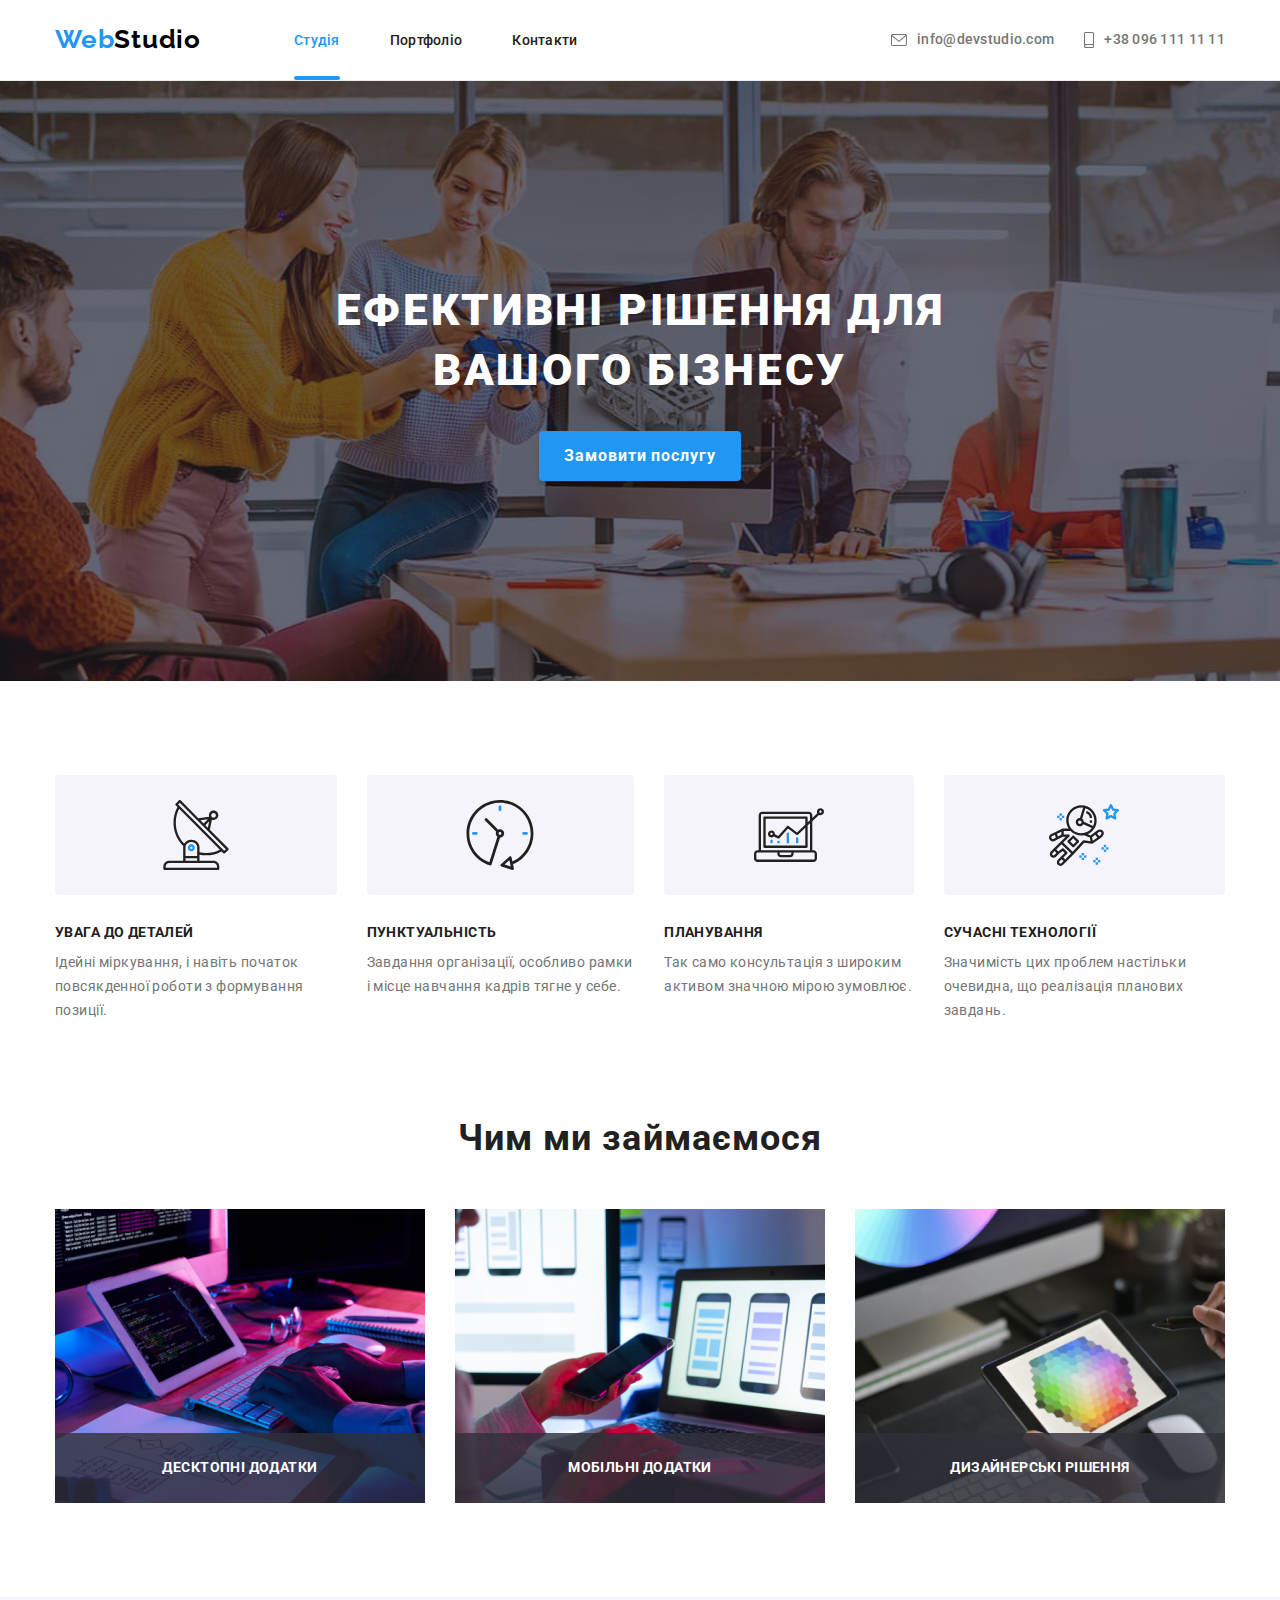
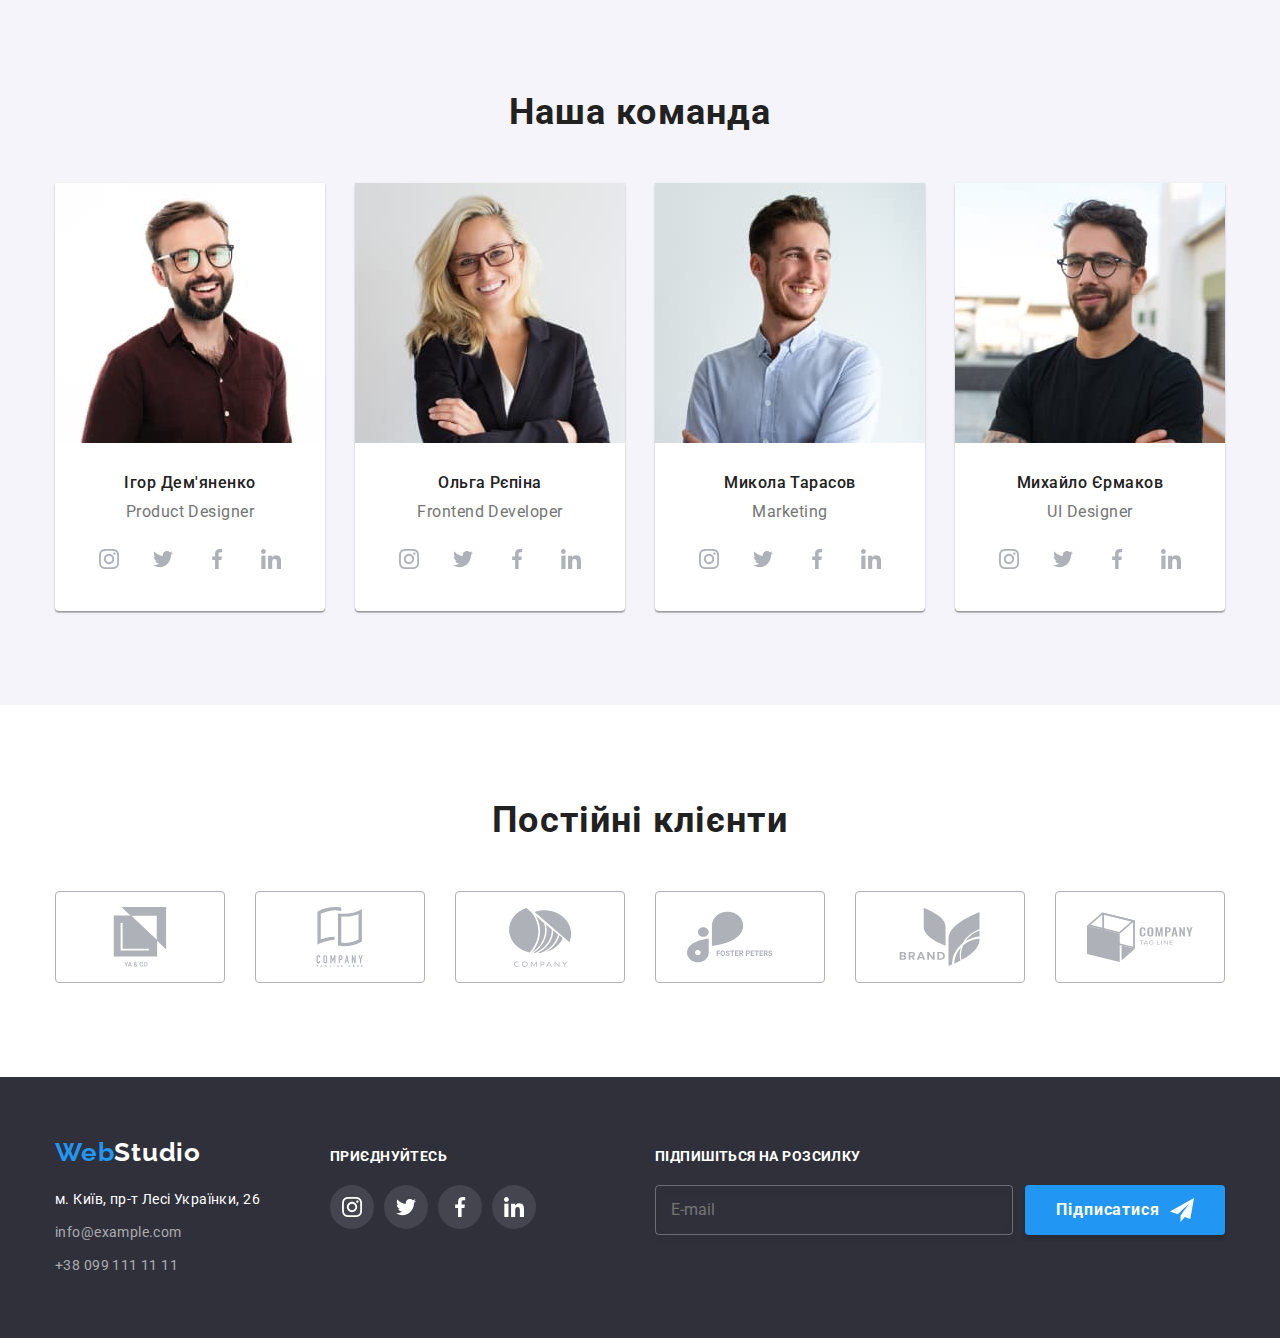
<file: index.html>
<!DOCTYPE html>
<html lang="uk">
  <head>
    <meta charset="UTF-8" />
    <meta http-equiv="X-UA-Compatible" content="IE=edge" />
    <meta name="viewport" content="width=device-width, initial-scale=1.0" />
    <title>WebStudio</title>
    <link rel="preconnect" href="https://fonts.googleapis.com" />
    <link rel="preconnect" href="https://fonts.gstatic.com" crossorigin />
    <link
      href="https://fonts.googleapis.com/css2?family=Raleway:wght@700&family=Roboto:wght@400;500;700;900&display=swap"
      rel="stylesheet"
    />
    <link
      rel="stylesheet"
      href="https://cdnjs.cloudflare.com/ajax/libs/modern-normalize/1.1.0/modern-normalize.min.css"
    />
    <link rel="stylesheet" href="./css/main.min.css" />
  </head>

  <body>
    <!--HEADER-->
    <header class="page-header">
      <div class="container page-header__container">
        <a href="./index.html" lang="en" class="logo logo_position link"
          >Web<span class="logo_theme-light">Studio</span>
        </a>
        <button type="button" class="mobile-menu_open" data-menu-open>
          <svg class="mobile-menu__icon" width="24" height="16">
            <use href="./image/icon/burger-icon.svg#burger-icon"></use>
          </svg>
        </button>
        <nav class="navigation">
          <ul class="nav-menu list">
            <li class="nav-menu__item">
              <a
                href="./index.html"
                class="nav-menu__link nav-menu__link_active link"
                >Студія</a
              >
            </li>
            <li class="nav-menu__item">
              <a href="./portfolio.html" class="nav-menu__link link"
                >Портфоліо</a
              >
            </li>
            <li class="nav-menu__item">
              <a href="" class="nav-menu__link link">Контакти</a>
            </li>
          </ul>
        </nav>
        <ul class="contact list">
          <li class="contact__item">
            <a href="mailto:info@devstudio.com" class="contact__mail link">
              <svg class="contact__icon" width="16" height="12">
                <use href="./image/icon/sprites.svg#icon-envelope"></use></svg
              >info@devstudio.com</a
            >
          </li>
          <li class="contact__item">
            <a href="tel:+380961111111" class="contact__phone link">
              <svg class="contact__icon" width="10" height="16">
                <use href="./image/icon/sprites.svg#icon-smartphone"></use>
              </svg>
              +38 096 111 11 11
            </a>
          </li>
        </ul>
      </div>
      <div class="mobile-menu" data-menu>
        <div class="container mobile-menu__container">
          <button type="button" class="mobile-menu_close" data-menu-close>
            <svg width="19" height="19">
              <use href="./image/icon/sprites.svg#icon-close"></use>
            </svg>
          </button>
          <nav class="navigation">
            <ul class="nav-menu list">
              <li class="nav-menu__item">
                <a
                  href="./index.html"
                  class="nav-menu__link nav-menu__link_active link"
                  >Студія</a
                >
              </li>
              <li class="nav-menu__item">
                <a href="./portfolio.html" class="nav-menu__link link"
                  >Портфоліо</a
                >
              </li>
              <li class="nav-menu__item">
                <a href="" class="nav-menu__link link">Контакти</a>
              </li>
            </ul>
          </nav>
          <ul class="contact list">
            <li class="contact__item">
              <a href="tel:+380961111111" class="contact__phone link">
                <svg class="contact__icon" width="10" height="16">
                  <use href="./image/icon/sprites.svg#icon-smartphone"></use>
                </svg>
                +38 096 111 11 11
              </a>
            </li>
            <li class="contact__item">
              <a href="mailto:info@devstudio.com" class="contact__mail link">
                <svg class="contact__icon" width="16" height="12">
                  <use href="./image/icon/sprites.svg#icon-envelope"></use></svg
                >info@devstudio.com</a
              >
            </li>
          </ul>
          <ul class="mobile-social list">
            <li class="mobile-social__item">
              <a href="" class="mobile-social__link link">Instagram</a>
            </li>
            <li class="mobile-social__item">
              <a href="" class="mobile-social__link link">Twitter</a>
            </li>
            <li class="mobile-social__item">
              <a href="" class="mobile-social__link link">Facebook</a>
            </li>
            <li class="mobile-social__item">
              <a href="" class="mobile-social__link link">LinkedIn</a>
            </li>
          </ul>
        </div>
      </div>
    </header>
    <main>
      <!--HERO-->
      <section class="hero section">
        <div class="container">
          <h1 class="hero__title">Ефективні рішення для вашого бізнесу</h1>
          <button type="button" class="btn" data-modal-open>
            Замовити послугу
          </button>
        </div>
      </section>
      <!--Преимущества компании -->
      <section class="section">
        <div class="container">
          <h2 class="hidden-title">--Hidden--Преимущества компании-----</h2>
          <ul class="advantage list">
            <li class="advantage__item">
              <div class="advantage__block">
                <svg class="advantage__icon">
                  <use href="./image/icon/sprites.svg#icon-antenna"></use>
                </svg>
              </div>
              <h3 class="advantage__title">УВАГА ДО ДЕТАЛЕЙ</h3>
              <p class="advantage__text">
                Ідейні міркування, і навіть початок повсякденної роботи з
                формування позиції.
              </p>
            </li>
            <li class="advantage__item">
              <div class="advantage__block">
                <svg class="advantage__icon">
                  <use href="./image/icon/sprites.svg#icon-clock"></use>
                </svg>
              </div>
              <h3 class="advantage__title">ПУНКТУАЛЬНІСТЬ</h3>
              <p class="advantage__text">
                Завдання організації, особливо рамки і місце навчання кадрів
                тягне у себе.
              </p>
            </li>
            <li class="advantage__item">
              <div class="advantage__block">
                <svg class="advantage__icon">
                  <use href="./image/icon/sprites.svg#icon-diagram"></use>
                </svg>
              </div>
              <h3 class="advantage__title">ПЛАНУВАННЯ</h3>
              <p class="advantage__text">
                Так само консультація з широким активом значною мірою зумовлює.
              </p>
            </li>
            <li class="advantage__item">
              <div class="advantage__block">
                <svg class="advantage__icon">
                  <use href="./image/icon/sprites.svg#icon-astronaut"></use>
                </svg>
              </div>
              <h3 class="advantage__title">СУЧАСНІ ТЕХНОЛОГІЇ</h3>
              <p class="advantage__text">
                Значимість цих проблем настільки очевидна, що реалізація
                планових завдань.
              </p>
            </li>
          </ul>
        </div>
      </section>
      <!--Чем занимаемся -->
      <section class="section making_none">
        <div class="container">
          <h2 class="section__title">Чим ми займаємося</h2>
          <ul class="making list">
            <li class="making__item">
              <img
                srcset="
                  ./image/making/desctop-apps.jpg    1x,
                  ./image/making/desctop-apps@2x.jpg 2x,
                  ./image/making/desctop-apps@3x.jpg 3x
                "
                src="./image/making/desctop-apps.jpg"
                alt="written-code"
              />
              <p class="making__inform">Десктопні додатки</p>
            </li>
            <li class="making__item">
              <img
                srcset="
                  ./image/making/mobile-apps.jpg    1x,
                  ./image/making/mobile-apps@2x.jpg 2x,
                  ./image/making/mobile-apps@3x.jpg 3x
                "
                src="./image/making/mobile-apps.jpg"
                alt="notebook-phone"
              />
              <p class="making__inform">Мобільні додатки</p>
            </li>
            <li class="making__item">
              <img
                srcset="
                  ./image/making/design.jpg    1x,
                  ./image/making/design@2x.jpg 2x,
                  ./image/making/design@3x.jpg 3x
                "
                src="./image/making/design.jpg"
                alt="graphics-tablet"
              />
              <p class="making__inform">Дизайнерські рішення</p>
            </li>
          </ul>
        </div>
      </section>
      <!--Наша команда-->
      <section class="section section_theme-dark">
        <div class="container">
          <h2 class="section__title">Наша команда</h2>
          <ul class="employee list">
            <li class="employee__item">
              <picture>
                <source
                  srcset="
                    ./image/employees/optimaze-desctop/desctop-igor.jpg    1x,
                    ./image/employees/optimaze-desctop/desctop-igor@2x.jpg 2x,
                    ./image/employees/optimaze-desctop/desctop-igor@3x.jpg 3x
                  "
                  media="(min-width: 1200px)"
                />
                <source
                  srcset="
                    ./image/employees/optimaze-tablet/tablet-igor.jpg    1x,
                    ./image/employees/optimaze-tablet/tablet-igor@2x.jpg 2x,
                    ./image/employees/optimaze-tablet/tablet-igor@3x.jpg 3x
                  "
                  media="(min-width: 768px)"
                />
                <source
                  srcset="
                    ./image/employees/optimaze-mobile/mobile-igor.jpg    1x,
                    ./image/employees/optimaze-mobile/mobile-igor@2x.jpg 2x,
                    ./image/employees/optimaze-mobile/mobile-igor@3x.jpg 3x
                  "
                  media="(max-width: 767px)"
                />
                <img
                  class="employee__photo"
                  src="./image/employees/optimaze-mobile/mobile-igor.jpg"
                  alt="photo-card1-igor"
                />
              </picture>
              <div class="employee__content">
                <h3 class="employee__name">Ігор Дем'яненко</h3>
                <p lang="en" class="employee__profesion">Product Designer</p>
                <ul class="list social">
                  <li class="employee-social">
                    <a href="" class="social__link social__link_employee-theme">
                      <svg class="social__icon">
                        <use
                          href="./image/icon/sprites.svg#icon-instagram"
                        ></use>
                      </svg>
                    </a>
                  </li>
                  <li class="employee-social">
                    <a href="" class="social__link social__link_employee-theme">
                      <svg class="social__icon">
                        <use href="./image/icon/sprites.svg#icon-twitter"></use>
                      </svg>
                    </a>
                  </li>
                  <li class="employee-social">
                    <a href="" class="social__link social__link_employee-theme">
                      <svg class="social__icon">
                        <use
                          href="./image/icon/sprites.svg#icon-facebook"
                        ></use>
                      </svg>
                    </a>
                  </li>
                  <li class="employee-social">
                    <a href="" class="social__link social__link_employee-theme">
                      <svg class="social__icon">
                        <use
                          href="./image/icon/sprites.svg#icon-linkedin"
                        ></use>
                      </svg>
                    </a>
                  </li>
                </ul>
              </div>
            </li>
            <li class="employee__item">
              <picture>
                <source
                  srcset="
                    ./image/employees/optimaze-desctop/desctop-olga.jpg    1x,
                    ./image/employees/optimaze-desctop/desctop-olga@2x.jpg 2x,
                    ./image/employees/optimaze-desctop/desctop-olga@3x.jpg 3x
                  "
                  media="(min-width: 1200px)"
                />
                <source
                  srcset="
                    ./image/employees/optimaze-tablet/tablet-olga.jpg    1x,
                    ./image/employees/optimaze-tablet/tablet-olga@2x.jpg 2x,
                    ./image/employees/optimaze-tablet/tablet-olga@3x.jpg 3x
                  "
                  media="(min-width: 768px)"
                />
                <source
                  srcset="
                    ./image/employees/optimaze-mobile/mobile-olga.jpg    1x,
                    ./image/employees/optimaze-mobile/mobile-olga@2x.jpg 2x,
                    ./image/employees/optimaze-mobile/mobile-olga@3x.jpg 3x
                  "
                  media="(max-width: 767px)"
                />
                <img
                  class="employee__photo"
                  src="./image/employees/optimaze-mobile/mobile-olga.jpg"
                  alt="photo-card-olga"
                />
              </picture>
              <div class="employee__content">
                <h3 class="employee__name">Ольга Рєпіна</h3>
                <p lang="en" class="employee__profesion">Frontend Developer</p>
                <ul class="list social">
                  <li class="employee-social">
                    <a href="" class="social__link social__link_employee-theme">
                      <svg class="social__icon">
                        <use
                          href="./image/icon/sprites.svg#icon-instagram"
                        ></use>
                      </svg>
                    </a>
                  </li>
                  <li class="employee-social">
                    <a href="" class="social__link social__link_employee-theme">
                      <svg class="social__icon">
                        <use href="./image/icon/sprites.svg#icon-twitter"></use>
                      </svg>
                    </a>
                  </li>
                  <li class="employee-social">
                    <a href="" class="social__link social__link_employee-theme">
                      <svg class="social__icon">
                        <use
                          href="./image/icon/sprites.svg#icon-facebook"
                        ></use>
                      </svg>
                    </a>
                  </li>
                  <li class="employee-social">
                    <a href="" class="social__link social__link_employee-theme">
                      <svg class="social__icon">
                        <use
                          href="./image/icon/sprites.svg#icon-linkedin"
                        ></use>
                      </svg>
                    </a>
                  </li>
                </ul>
              </div>
            </li>
            <li class="employee__item">
              <picture>
                <source
                  srcset="
                    ./image/employees/optimaze-desctop/desctop-mukola.jpg    1x,
                    ./image/employees/optimaze-desctop/desctop-mukola@2x.jpg 2x,
                    ./image/employees/optimaze-desctop/desctop-mukola@3x.jpg 3x
                  "
                  media="(min-width: 1200px)"
                />
                <source
                  srcset="
                    ./image/employees/optimaze-tablet/tablet-mukola.jpg    1x,
                    ./image/employees/optimaze-tablet/tablet-mukola@2x.jpg 2x,
                    ./image/employees/optimaze-tablet/tablet-mukola@3x.jpg 3x
                  "
                  media="(min-width: 768px)"
                />
                <source
                  srcset="
                    ./image/employees/optimaze-mobile/mobile-mukola.jpg    1x,
                    ./image/employees/optimaze-mobile/mobile-mukola@2x.jpg 2x,
                    ./image/employees/optimaze-mobile/mobile-mukola@3x.jpg 3x
                  "
                  media="(max-width: 767px)"
                />
                <img
                  class="employee__photo"
                  src="./image/employees/optimaze-mobile/mobile-mukola.jpg"
                  alt="photo-card-mukola"
                />
              </picture>
              <div class="employee__content">
                <h3 class="employee__name">Микола Тарасов</h3>
                <p lang="en" class="employee__profesion">Marketing</p>
                <ul class="list social">
                  <li class="employee-social">
                    <a href="" class="social__link social__link_employee-theme">
                      <svg class="social__icon">
                        <use
                          href="./image/icon/sprites.svg#icon-instagram"
                        ></use>
                      </svg>
                    </a>
                  </li>
                  <li class="employee-social">
                    <a href="" class="social__link social__link_employee-theme">
                      <svg class="social__icon">
                        <use href="./image/icon/sprites.svg#icon-twitter"></use>
                      </svg>
                    </a>
                  </li>
                  <li class="employee-social">
                    <a href="" class="social__link social__link_employee-theme">
                      <svg class="social__icon">
                        <use
                          href="./image/icon/sprites.svg#icon-facebook"
                        ></use>
                      </svg>
                    </a>
                  </li>
                  <li class="employee-social">
                    <a href="" class="social__link social__link_employee-theme">
                      <svg class="social__icon">
                        <use
                          href="./image/icon/sprites.svg#icon-linkedin"
                        ></use>
                      </svg>
                    </a>
                  </li>
                </ul>
              </div>
            </li>
            <li class="employee__item">
              <picture>
                <source
                  srcset="
                    ./image/employees/optimaze-desctop/desctop-misha.jpg    1x,
                    ./image/employees/optimaze-desctop/desctop-misha@2x.jpg 2x,
                    ./image/employees/optimaze-desctop/desctop-misha@3x.jpg 3x
                  "
                  media="(min-width: 1200px)"
                />
                <source
                  srcset="
                    ./image/employees/optimaze-tablet/tablet-misha.jpg    1x,
                    ./image/employees/optimaze-tablet/tablet-misha@2x.jpg 2x,
                    ./image/employees/optimaze-tablet/tablet-misha@3x.jpg 3x
                  "
                  media="(min-width: 768px)"
                />
                <source
                  srcset="
                    ./image/employees/optimaze-mobile/mobile-misha.jpg    1x,
                    ./image/employees/optimaze-mobile/mobile-misha@2x.jpg 2x,
                    ./image/employees/optimaze-mobile/mobile-misha@3x.jpg 3x
                  "
                  media="(max-width: 767px)"
                />
                <img
                  class="employee__photo"
                  src="./image/employees/optimaze-mobile/mobile-misha.jpg"
                  alt="photo-сard-mihail"
                />
              </picture>
              <div class="employee__content">
                <h3 class="employee__name">Михайло Єрмаков</h3>
                <p lang="en" class="employee__profesion">UI Designer</p>
                <ul class="list social">
                  <li class="employee-social">
                    <a href="" class="social__link social__link_employee-theme">
                      <svg class="social__icon">
                        <use
                          href="./image/icon/sprites.svg#icon-instagram"
                        ></use>
                      </svg>
                    </a>
                  </li>
                  <li class="employee-social">
                    <a href="" class="social__link social__link_employee-theme">
                      <svg class="social__icon">
                        <use href="./image/icon/sprites.svg#icon-twitter"></use>
                      </svg>
                    </a>
                  </li>
                  <li class="employee-social">
                    <a href="" class="social__link social__link_employee-theme">
                      <svg class="social__icon">
                        <use
                          href="./image/icon/sprites.svg#icon-facebook"
                        ></use>
                      </svg>
                    </a>
                  </li>
                  <li class="employee-social">
                    <a href="" class="social__link social__link_employee-theme">
                      <svg class="social__icon">
                        <use
                          href="./image/icon/sprites.svg#icon-linkedin"
                        ></use>
                      </svg>
                    </a>
                  </li>
                </ul>
              </div>
            </li>
          </ul>
        </div>
      </section>
      <!--Постійні клієнти-->
      <section class="section">
        <div class="container">
          <h2 class="section__title">Постійні клієнти</h2>
          <ul class="client list">
            <li class="client__item">
              <a class="client__link" href="">
                <svg class="client__icon">
                  <use href="./image/icon/sprites.svg#icon-ya-co"></use>
                </svg>
              </a>
            </li>
            <li class="client__item">
              <a class="client__link" href="">
                <svg class="client__icon">
                  <use href="./image/icon/sprites.svg#icon-tagline"></use>
                </svg>
              </a>
            </li>
            <li class="client__item">
              <a class="client__link" href="">
                <svg class="client__icon">
                  <use href="./image/icon/sprites.svg#icon-company"></use>
                </svg>
              </a>
            </li>
            <li class="client__item">
              <a class="client__link" href="">
                <svg class="client__icon">
                  <use href="./image/icon/sprites.svg#icon-foster-peters"></use>
                </svg>
              </a>
            </li>
            <li class="client__item">
              <a class="client__link" href="">
                <svg class="client__icon">
                  <use href="./image/icon/sprites.svg#icon-brand"></use>
                </svg>
              </a>
            </li>
            <li class="client__item">
              <a class="client__link" href="">
                <svg class="client__icon">
                  <use
                    href="./image/icon/sprites.svg#icon-tag-line"
                    width="106"
                    height="60"
                  ></use>
                </svg>
              </a>
            </li>
          </ul>
        </div>
      </section>
    </main>
    <!--Футер-->
    <footer class="footer">
      <div class="container footer__block">
        <div class="footer__block_first">
          <a href="./index.html" lang="en" class="logo footer__logo link"
            >Web<span class="logo_theme-dark">Studio</span></a
          >
          <address class="address">
            <ul class="list">
              <li class="address__item">
                <a
                  href="https://goo.gl/maps/Jku4d1xR5NEidK218"
                  target="_blank"
                  rel="noopener noreferrer"
                  title="Google maps"
                  class="address__map link"
                  >м. Київ, пр-т Лесі Українки, 26</a
                >
              </li>
              <li class="address__item">
                <a href="mailto:info@example.com" class="address__contact link"
                  >info@example.com</a
                >
              </li>
              <li class="address__item">
                <a href="tel:+380991111111" class="address__contact link"
                  >+38 099 111 11 11</a
                >
              </li>
            </ul>
          </address>
        </div>
        <div class="footer__block_second">
          <p class="footer__subtitle">приєднуйтесь</p>
          <ul class="social list">
            <li class="social-item">
              <a href="" class="social__link social__link_footer-theme">
                <svg class="social__icon social__icon_theme-dark">
                  <use href="./image/icon/sprites.svg#icon-instagram"></use>
                </svg>
              </a>
            </li>
            <li class="social-item">
              <a href="" class="social__link social__link_footer-theme">
                <svg class="social__icon social__icon_theme-dark">
                  <use href="./image/icon/sprites.svg#icon-twitter"></use>
                </svg>
              </a>
            </li>
            <li class="social-item">
              <a href="" class="social__link social__link_footer-theme">
                <svg class="social__icon social__icon_theme-dark">
                  <use href="./image/icon/sprites.svg#icon-facebook"></use>
                </svg>
              </a>
            </li>
            <li class="social-item">
              <a href="" class="social__link social__link_footer-theme">
                <svg class="social__icon social__icon_theme-dark">
                  <use href="./image/icon/sprites.svg#icon-linkedin"></use>
                </svg>
              </a>
            </li>
          </ul>
        </div>
        <div class="footer__block_third">
          <p class="footer__subtitle">Підпишіться на розсилку</p>
          <form class="subscribe-form">
            <label for="subscribe-email" class="subscribe-write"
              ><span class="subscribe-write-text">E-mail</span>
              <input
                type="email"
                name="email"
                id="subscribe-email"
                class="subscribe-add-mail"
              />
            </label>
            <button type="submit" class="subscribe-btn">
              Підписатися
              <svg class="subsribe-btn-icon">
                <use href="./image/icon/sprites.svg#icon-send"></use>
              </svg>
            </button>
          </form>
        </div>
      </div>
    </footer>

    <div class="backdrop is-hidden" data-modal>
      <div class="modal">
        <button type="button" class="modal-close-btn" data-modal-close>
          <svg class="modal-close-btn-icon">
            <use href="./image/icon/sprites.svg#icon-close"></use>
          </svg>
        </button>
        <form class="modal-form" autocomplete="off">
          <p class="modal-title">Залиште свої дані, ми вам передзвонимо</p>
          <label for="user_name" class="caption-form">Ім'я</label>
          <div class="caption-form-write">
            <input
              type="text"
              name="user_name"
              id="user_name"
              class="caption-form-input"
              pattern="[a-zA-Zа-яА-ЯіІїЇ]+"
              minlength="2"
              required
            />
            <svg class="modal-form-icon">
              <use href="./image/icon/sprites.svg#icon-person"></use>
            </svg>
          </div>
          <label for="user-phone" class="caption-form">Телефон</label>
          <div class="caption-form-write">
            <input
              type="tel"
              name="user_phone"
              id="user-phone"
              class="caption-form-input"
              pattern="[0-9]+"
              required
            />
            <svg class="modal-form-icon">
              <use href="./image/icon/sprites.svg#icon-phone"></use>
            </svg>
          </div>
          <label for="user-email" class="caption-form">Пошта</label>
          <div class="caption-form-write">
            <input
              type="email"
              name="user_email"
              id="user-email"
              class="caption-form-input"
              required
            />
            <svg class="modal-form-icon">
              <use href="./image/icon/sprites.svg#icon-dark-mail"></use>
            </svg>
          </div>
          <label for="user-comment" class="caption-form">Коментар</label>
          <textarea
            name="user_comment"
            id="user-comment"
            placeholder="Введіть текст"
            class="caption-form-comment"
          ></textarea>
          <input
            type="checkbox"
            name="agree_license"
            id="agree-license"
            class="modal-form-check hidden-title"
            required
          />
          <label for="agree-license" class="agreed-license"
            >Погоджуюся з розсилкою та приймаю&nbsp;
            <a href="" class="agreed-license__link link">Умови договору</a>
          </label>
          <button type="submit" class="modal-send-btn">Відправити</button>
        </form>
      </div>
    </div>

    <script src="./js/modal.js"></script>
    <script src="./js/mobile-menu.js"></script>
  </body>
</html>
</file>
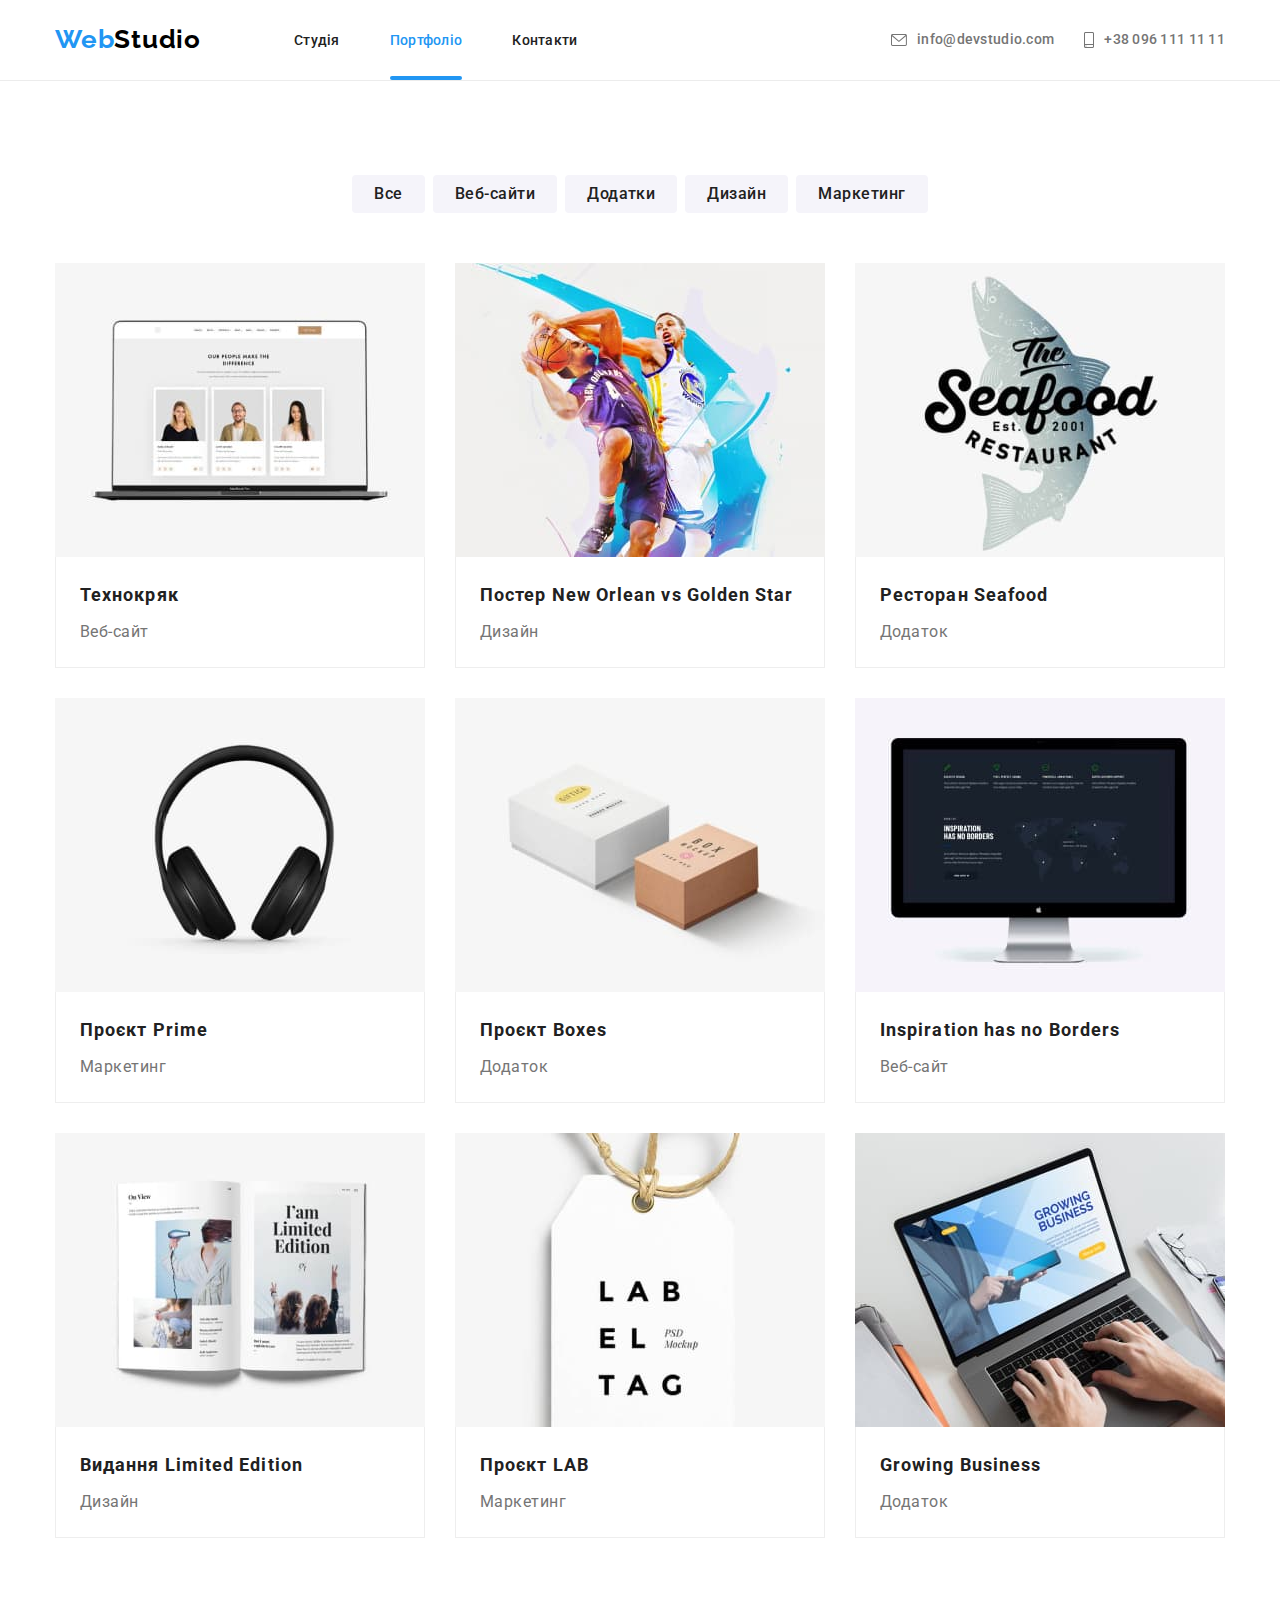
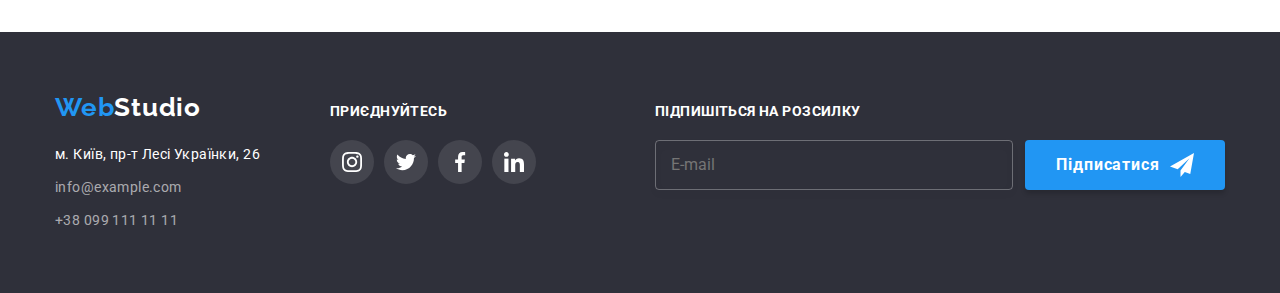
<file: portfolio.html>
<!DOCTYPE html>
<html lang="uk">
  <head>
    <meta charset="UTF-8" />
    <meta http-equiv="X-UA-Compatible" content="IE=edge" />
    <meta name="viewport" content="width=device-width, initial-scale=1.0" />
    <title>WebStudio-Portfolio</title>
    <link rel="preconnect" href="https://fonts.googleapis.com" />
    <link rel="preconnect" href="https://fonts.gstatic.com" crossorigin />
    <link
      href="https://fonts.googleapis.com/css2?family=Raleway:wght@700&family=Roboto:wght@400;500;700;900&display=swap"
      rel="stylesheet"
    />
    <link
      rel="stylesheet"
      href="https://cdnjs.cloudflare.com/ajax/libs/modern-normalize/1.1.0/modern-normalize.min.css"
    />
    <link rel="stylesheet" href="./css/main.min.css" />
  </head>
  <body>
    <!--хедер-->
    <header class="page-header">
      <div class="container page-header__container">
        <a href="./index.html" lang="en" class="logo logo_position link"
          >Web<span class="logo_theme-light">Studio</span>
        </a>
        <button type="button" class="mobile-menu_open" data-menu-open>
          <svg class="mobile-menu__icon" width="24" height="16">
            <use href="./image/icon/burger-icon.svg#burger-icon"></use>
          </svg>
        </button>
        <nav class="navigation">
          <ul class="nav-menu list">
            <li class="nav-menu__item">
              <a href="./index.html" class="nav-menu__link link">Студія</a>
            </li>
            <li class="nav-menu__item">
              <a
                href="./portfolio.html"
                class="nav-menu__link nav-menu__link_active link"
                >Портфоліо</a
              >
            </li>
            <li class="nav-menu__item">
              <a href="" class="nav-menu__link link">Контакти</a>
            </li>
          </ul>
        </nav>
        <ul class="contact list">
          <li class="contact__item">
            <a href="mailto:info@devstudio.com" class="contact__mail link">
              <svg class="contact__icon" width="16" height="12">
                <use href="./image/icon/sprites.svg#icon-envelope"></use></svg
              >info@devstudio.com</a
            >
          </li>
          <li class="contact__item">
            <a href="tel:+380961111111" class="contact__phone link">
              <svg class="contact__icon" width="10" height="16">
                <use href="./image/icon/sprites.svg#icon-smartphone"></use>
              </svg>
              +38 096 111 11 11
            </a>
          </li>
        </ul>
      </div>
      <div class="mobile-menu" data-menu>
        <div class="container mobile-menu__container">
          <button type="button" class="mobile-menu_close" data-menu-close>
            <svg width="19" height="19">
              <use href="./image/icon/sprites.svg#icon-close"></use>
            </svg>
          </button>
          <nav class="navigation">
            <ul class="nav-menu list">
              <li class="nav-menu__item">
                <a href="./index.html" class="nav-menu__link link">Студія</a>
              </li>
              <li class="nav-menu__item">
                <a
                  href="./portfolio.html"
                  class="nav-menu__link nav-menu__link_active link"
                  >Портфоліо</a
                >
              </li>
              <li class="nav-menu__item">
                <a href="" class="nav-menu__link link">Контакти</a>
              </li>
            </ul>
          </nav>
          <ul class="contact list">
            <li class="contact__item">
              <a href="tel:+380961111111" class="contact__phone link">
                <svg class="contact__icon" width="10" height="16">
                  <use href="./image/icon/sprites.svg#icon-smartphone"></use>
                </svg>
                +38 096 111 11 11
              </a>
            </li>
            <li class="contact__item">
              <a href="mailto:info@devstudio.com" class="contact__mail link">
                <svg class="contact__icon" width="16" height="12">
                  <use href="./image/icon/sprites.svg#icon-envelope"></use></svg
                >info@devstudio.com</a
              >
            </li>
          </ul>
          <ul class="mobile-social list">
            <li class="mobile-social__item">
              <a href="" class="mobile-social__link link">Instagram</a>
            </li>
            <li class="mobile-social__item">
              <a href="" class="mobile-social__link link">Twitter</a>
            </li>
            <li class="mobile-social__item">
              <a href="" class="mobile-social__link link">Facebook</a>
            </li>
            <li class="mobile-social__item">
              <a href="" class="mobile-social__link link">LinkedIn</a>
            </li>
          </ul>
        </div>
      </div>
    </header>
    <main>
      <section class="section">
        <div class="container">
          <h1 class="hidden-title">----Hidden-----Наше Портфолио</h1>
          <!--список фильтров-->
          <ul class="menu-filter list">
            <li class="menu-filter__item">
              <button type="button" class="btn-filter">Все</button>
            </li>
            <li class="menu-filter__item">
              <button type="button" class="btn-filter">Веб-сайти</button>
            </li>
            <li class="menu-filter__item">
              <button type="button" class="btn-filter">Додатки</button>
            </li>
            <li class="menu-filter__item">
              <button type="button" class="btn-filter">Дизайн</button>
            </li>
            <li class="menu-filter__item">
              <button type="button" class="btn-filter">Маркетинг</button>
            </li>
          </ul>
          <!-- перечень работ портфолио -->
          <ul class="list our-works">
            <li class="our-works__item">
              <a href="" class="link our-works__link">
                <div class="our-works__background">
                  <picture class="our-works__img">
                    <source
                      media="(min-width:1200px)"
                      srcset="
                        ./image/portfolio/optimization-desctop/desctop-tehnocrack.jpg    1x,
                        ./image/portfolio/optimization-desctop/desctop-tehnocrack@2x.jpg 2x,
                        ./image/portfolio/optimization-desctop/desctop-tehnocrack@3x.jpg 3x
                      "
                    />
                    <source
                      media="(min-width:768px)"
                      srcset="
                        ./image/portfolio/optimization-tablet/tablet-tehnocrack.jpg    1x,
                        ./image/portfolio/optimization-tablet/tablet-tehnocrack@2x.jpg 2x,
                        ./image/portfolio/optimization-tablet/tablet-tehnocrack@3x.jpg 3x
                      "
                    />
                    <source
                      media="(max-width:767px)"
                      srcset="
                        ./image/portfolio/optimization-mobile/mobile-tehnocrack.jpg    1x,
                        ./image/portfolio/optimization-mobile/mobile-tehnocrack@2x.jpg 2x,
                        ./image/portfolio/optimization-mobile/mobile-tehnocrack@3x.jpg 3x
                      "
                    />
                    <img
                      src="./image/portfolio/optimization-mobile/mobile-tehnocrack.jpg"
                      alt="Технокряк"
                    />
                  </picture>
                  <p class="our-works__about">
                    Ресурс пропонує комплексні пропозиції з різним рівнем
                    функціоналу та сервісів. Все це дозволить відвідувачу
                    отримати вичерпні відомості про компанію чи приватну особу
                  </p>
                </div>
                <div class="our-works__border">
                  <h2 class="our-works__project">Технокряк</h2>
                  <p class="our-works__make">Веб-сайт</p>
                </div>
              </a>
            </li>
            <li class="our-works__item">
              <a href="" class="link our-works__link">
                <div class="our-works__background">
                  <picture class="our-works__img">
                    <source
                      media="(min-width:1200px)"
                      srcset="
                        ./image/portfolio/optimization-desctop/desctop-post-basketbal.jpg    1x,
                        ./image/portfolio/optimization-desctop/desctop-post-basketbal@2x.jpg 2x,
                        ./image/portfolio/optimization-desctop/desctop-post-basketbal@3x.jpg 3x
                      "
                    />
                    <source
                      media="(min-width:768px)"
                      srcset="
                        ./image/portfolio/optimization-tablet/tablet-post-basketbal.jpg    1x,
                        ./image/portfolio/optimization-tablet/tablet-post-basketbal@2x.jpg 2x,
                        ./image/portfolio/optimization-tablet/tablet-post-basketbal@3x.jpg 3x
                      "
                    />
                    <source
                      media="(max-width:767px)"
                      srcset="
                        ./image/portfolio/optimization-mobile/mobile-post-basketbal.jpg    1x,
                        ./image/portfolio/optimization-mobile/mobile-post-basketbal@2x.jpg 2x,
                        ./image/portfolio/optimization-mobile/mobile-post-basketbal@3x.jpg 3x
                      "
                    />
                    <img
                      src="./image/portfolio/optimization-mobile/mobile-post-basketbal.jpg"
                      alt="два баскетболиста"
                    />
                  </picture>
                  <p class="our-works__about">
                    Lorem ipsum dolor sit amet consectetur adipisicing elit.
                    Officiis reiciendis saepe esse, ea repudiandae architecto.
                  </p>
                </div>
                <div class="our-works__border">
                  <h2 class="our-works__project">
                    Постер <span lang="en">New Orlean vs Golden Star</span>
                  </h2>
                  <p class="our-works__make">Дизайн</p>
                </div>
              </a>
            </li>
            <li class="our-works__item">
              <a href="" class="link our-works__link">
                <div class="our-works__background">
                  <picture class="our-works__img">
                    <source
                      media="(min-width:1200px)"
                      srcset="
                        ./image/portfolio/optimization-desctop/desctop-restaurant.jpg    1x,
                        ./image/portfolio/optimization-desctop/desctop-restaurant@2x.jpg 2x,
                        ./image/portfolio/optimization-desctop/desctop-restaurant@3x.jpg 3x
                      "
                    />
                    <source
                      media="(min-width:768px)"
                      srcset="
                        ./image/portfolio/optimization-tablet/tablet-restaurant.jpg    1x,
                        ./image/portfolio/optimization-tablet/tablet-restaurant@2x.jpg 2x,
                        ./image/portfolio/optimization-tablet/tablet-restaurant@3x.jpg 3x
                      "
                    />
                    <source
                      media="(max-width:767px)"
                      srcset="
                        ./image/portfolio/optimization-mobile/mobile-restaurant.jpg    1x,
                        ./image/portfolio/optimization-mobile/mobile-restaurant@2x.jpg 2x,
                        ./image/portfolio/optimization-mobile/mobile-restaurant@3x.jpg 3x
                      "
                    />
                    <img
                      src="./image/portfolio/optimization-mobile/mobile-restaurant.jpg"
                      alt="логотип ресторана"
                    />
                  </picture>
                  <p class="our-works__about">
                    Lorem ipsum dolor sit amet consectetur adipisicing elit.
                    Officiis reiciendis saepe esse, ea repudiandae architecto.
                  </p>
                </div>
                <div class="our-works__border">
                  <h2 class="our-works__project">
                    Ресторан <span lang="en">Seafood</span>
                  </h2>
                  <p class="our-works__make">Додаток</p>
                </div>
              </a>
            </li>
            <li class="our-works__item">
              <a href="" class="link our-works__link">
                <div class="our-works__background">
                  <picture class="our-works__img">
                    <source
                      media="(min-width:1200px)"
                      srcset="
                        ./image/portfolio/optimization-desctop/desctop-prime.jpg    1x,
                        ./image/portfolio/optimization-desctop/desctop-prime@2x.jpg 2x,
                        ./image/portfolio/optimization-desctop/desctop-prime@3x.jpg 3x
                      "
                    />
                    <source
                      media="(min-width:768px)"
                      srcset="
                        ./image/portfolio/optimization-tablet/tablet-prime.jpg    1x,
                        ./image/portfolio/optimization-tablet/tablet-prime@2x.jpg 2x,
                        ./image/portfolio/optimization-tablet/tablet-prime@3x.jpg 3x
                      "
                    />
                    <source
                      media="(max-width:767px)"
                      srcset="
                        ./image/portfolio/optimization-mobile/mobile-prime.jpg    1x,
                        ./image/portfolio/optimization-mobile/mobile-prime@2x.jpg 2x,
                        ./image/portfolio/optimization-mobile/mobile-prime@3x.jpg 3x
                      "
                    />
                    <img
                      src="./image/portfolio/optimization-mobile/mobile-prime.jpg"
                      alt="навушники"
                    />
                  </picture>
                  <p class="our-works__about">
                    Lorem ipsum dolor sit amet consectetur adipisicing elit.
                    Officiis reiciendis saepe esse, ea repudiandae architecto.
                    Totam, possimus nihil et in pariatur praesentium rerum, quam
                    cum, cupiditate modi voluptatibus aperiam a
                  </p>
                </div>
                <div class="our-works__border">
                  <h2 class="our-works__project">
                    Проєкт <span lang="en">Prime</span>
                  </h2>
                  <p class="our-works__make">Маркетинг</p>
                </div>
              </a>
            </li>
            <li class="our-works__item">
              <a href="" class="link our-works__link">
                <div class="our-works__background">
                  <picture class="our-works__img">
                    <source
                      media="(min-width:1200px)"
                      srcset="
                        ./image/portfolio/optimization-desctop/desctop-boxes.jpg    1x,
                        ./image/portfolio/optimization-desctop/desctop-boxes@2x.jpg 2x,
                        ./image/portfolio/optimization-desctop/desctop-boxes@3x.jpg 3x
                      "
                    />
                    <source
                      media="(min-width:768px)"
                      srcset="
                        ./image/portfolio/optimization-tablet/tablet-boxes.jpg    1x,
                        ./image/portfolio/optimization-tablet/tablet-boxes@2x.jpg 2x,
                        ./image/portfolio/optimization-tablet/tablet-boxes@3x.jpg 3x
                      "
                    />
                    <source
                      media="(max-width:767px)"
                      srcset="
                        ./image/portfolio/optimization-mobile/mobile-boxes.jpg    1x,
                        ./image/portfolio/optimization-mobile/mobile-boxes@2x.jpg 2x,
                        ./image/portfolio/optimization-mobile/mobile-boxes@3x.jpg 3x
                      "
                    />
                    <img
                      src="./image/portfolio/optimization-mobile/mobile-boxes.jpg"
                      alt="две коробки"
                    />
                  </picture>
                  <p class="our-works__about">
                    Lorem ipsum dolor sit amet consectetur adipisicing elit.
                    Officiis reiciendis saepe esse, ea repudiandae architecto.
                    Totam, possimus nihil et in pariatur praesentium rerum, quam
                    cum, cupiditate modi voluptatibus aperiam a
                  </p>
                </div>
                <div class="our-works__border">
                  <h2 class="our-works__project">
                    Проєкт <span lang="en">Boxes</span>
                  </h2>
                  <p class="our-works__make">Додаток</p>
                </div>
              </a>
            </li>
            <li class="our-works__item">
              <a href="" class="link our-works__link">
                <div class="our-works__background">
                  <picture class="our-works__img">
                    <source
                      media="(min-width:1200px)"
                      srcset="
                        ./image/portfolio/optimization-desctop/desctop-inspirarion.jpg    1x,
                        ./image/portfolio/optimization-desctop/desctop-inspirarion@2x.jpg 2x,
                        ./image/portfolio/optimization-desctop/desctop-inspirarion@3x.jpg 3x
                      "
                    />
                    <source
                      media="(min-width:768px)"
                      srcset="
                        ./image/portfolio/optimization-tablet/tablet-inspirarion.jpg    1x,
                        ./image/portfolio/optimization-tablet/tablet-inspirarion@2x.jpg 2x,
                        ./image/portfolio/optimization-tablet/tablet-inspirarion@3x.jpg 3x
                      "
                    />
                    <source
                      media="(max-width:767px)"
                      srcset="
                        ./image/portfolio/optimization-mobile/mobile-inspirarion.jpg    1x,
                        ./image/portfolio/optimization-mobile/mobile-inspirarion@2x.jpg 2x,
                        ./image/portfolio/optimization-mobile/mobile-inspirarion@3x.jpg 3x
                      "
                    />
                    <img
                      src="./image/portfolio/optimization-mobile/mobile-inspirarion.jpg"
                      alt="монитор"
                    />
                  </picture>
                  <p class="our-works__about">
                    Lorem ipsum dolor sit amet consectetur adipisicing elit.
                    Officiis reiciendis saepe esse, ea repudiandae architecto.
                    Totam, possimus nihil et in pariatur praesentium rerum, quam
                    cum, cupiditate modi voluptatibus aperiam a
                  </p>
                </div>
                <div class="our-works__border">
                  <h2 lang="en" class="our-works__project">
                    Inspiration has no Borders
                  </h2>
                  <p class="our-works__make">Веб-сайт</p>
                </div>
              </a>
            </li>
            <li class="our-works__item">
              <a href="" class="link our-works__link">
                <div class="our-works__background">
                  <picture class="our-works__img">
                    <source
                      media="(min-width:1200px)"
                      srcset="
                        ./image/portfolio/optimization-desctop/desctop-limited.jpg    1x,
                        ./image/portfolio/optimization-desctop/desctop-limited@2x.jpg 2x,
                        ./image/portfolio/optimization-desctop/desctop-limited@3x.jpg 3x
                      "
                    />
                    <source
                      media="(min-width:768px)"
                      srcset="
                        ./image/portfolio/optimization-tablet/tablet-limited.jpg    1x,
                        ./image/portfolio/optimization-tablet/tablet-limited@2x.jpg 2x,
                        ./image/portfolio/optimization-tablet/tablet-limited@3x.jpg 3x
                      "
                    />
                    <source
                      media="(max-width:767px)"
                      srcset="
                        ./image/portfolio/optimization-mobile/mobile-limited.jpg    1x,
                        ./image/portfolio/optimization-mobile/mobile-limited@2x.jpg 2x,
                        ./image/portfolio/optimization-mobile/mobile-limited@3x.jpg 3x
                      "
                    />
                    <img
                      src="./image/portfolio/optimization-mobile/mobile-limited.jpg"
                      alt="розкрытый журнал"
                    />
                  </picture>
                  <p class="our-works__about">
                    Lorem ipsum dolor sit amet consectetur adipisicing elit.
                    Officiis reiciendis saepe esse, ea repudiandae architecto.
                    Totam, possimus nihil et in pariatur praesentium rerum, quam
                    cum, cupiditate modi voluptatibus aperiam a
                  </p>
                </div>
                <div class="our-works__border">
                  <h2 class="our-works__project">
                    Видання <span lang="en">Limited Edition</span>
                  </h2>
                  <p class="our-works__make">Дизайн</p>
                </div>
              </a>
            </li>
            <li class="our-works__item">
              <a href="" class="link our-works__link">
                <div class="our-works__background">
                  <picture class="our-works__img">
                    <source
                      media="(min-width:1200px)"
                      srcset="
                        ./image/portfolio/optimization-desctop/desctop-label.jpg    1x,
                        ./image/portfolio/optimization-desctop/desctop-label@2x.jpg 2x,
                        ./image/portfolio/optimization-desctop/desctop-label@3x.jpg 3x
                      "
                    />
                    <source
                      media="(min-width:768px)"
                      srcset="
                        ./image/portfolio/optimization-tablet/tablet-label.jpg    1x,
                        ./image/portfolio/optimization-tablet/tablet-label@2x.jpg 2x,
                        ./image/portfolio/optimization-tablet/tablet-label@3x.jpg 3x
                      "
                    />
                    <source
                      media="(max-width:767px)"
                      srcset="
                        ./image/portfolio/optimization-mobile/mobile-label.jpg    1x,
                        ./image/portfolio/optimization-mobile/mobile-label@2x.jpg 2x,
                        ./image/portfolio/optimization-mobile/mobile-label@3x.jpg 3x
                      "
                    />
                    <img
                      src="./image/portfolio/optimization-mobile/mobile-label.jpg"
                      alt="бирка с надписью"
                    />
                  </picture>
                  <p class="our-works__about">
                    Lorem ipsum dolor sit amet consectetur adipisicing elit.
                    Officiis reiciendis saepe esse, ea repudiandae architecto.
                    Totam, possimus nihil et in pariatur praesentium rerum, quam
                    cum, cupiditate modi voluptatibus aperiam a
                  </p>
                </div>
                <div class="our-works__border">
                  <h2 class="our-works__project">
                    Проєкт <span lang="en">LAB</span>
                  </h2>
                  <p class="our-works__make">Маркетинг</p>
                </div>
              </a>
            </li>
            <li class="our-works__item">
              <a href="" class="link our-works__link">
                <div class="our-works__background">
                  <picture class="our-works__img">
                    <source
                      media="(min-width:1200px)"
                      srcset="
                        ./image/portfolio/optimization-desctop/desctop-growing.jpg    1x,
                        ./image/portfolio/optimization-desctop/desctop-growing@2x.jpg 2x,
                        ./image/portfolio/optimization-desctop/desctop-growing@3x.jpg 3x
                      "
                    />
                    <source
                      media="(min-width:768px)"
                      srcset="
                        ./image/portfolio/optimization-tablet/tablet-growing.jpg    1x,
                        ./image/portfolio/optimization-tablet/tablet-growing@2x.jpg 2x,
                        ./image/portfolio/optimization-tablet/tablet-growing@3x.jpg 3x
                      "
                    />
                    <source
                      media="(max-width:767px)"
                      srcset="
                        ./image/portfolio/optimization-mobile/mobile-growing.jpg    1x,
                        ./image/portfolio/optimization-mobile/mobile-growing@2x.jpg 2x,
                        ./image/portfolio/optimization-mobile/mobile-growing@3x.jpg 3x
                      "
                    />
                    <img
                      src="./image/portfolio/optimization-mobile/mobile-growing.jpg"
                      alt="ноутбук в роботе"
                    />
                  </picture>
                  <p class="our-works__about">
                    Lorem ipsum dolor sit amet consectetur adipisicing elit.
                    Officiis reiciendis saepe esse, ea repudiandae architecto.
                    Totam, possimus nihil et in pariatur praesentium rerum, quam
                    cum, cupiditate modi voluptatibus aperiam
                  </p>
                </div>
                <div class="our-works__border">
                  <h2 lang="en" class="our-works__project">Growing Business</h2>
                  <p class="our-works__make">Додаток</p>
                </div></a
              >
            </li>
          </ul>
        </div>
      </section>
    </main>
    <!-- Футер -->
    <footer class="footer">
      <div class="container footer__block">
        <div class="footer__block_first">
          <a href="./index.html" lang="en" class="logo footer__logo link"
            >Web<span class="logo_theme-dark">Studio</span></a
          >
          <address class="address">
            <ul class="list">
              <li class="address__item">
                <a
                  href="https://goo.gl/maps/Jku4d1xR5NEidK218"
                  target="_blank"
                  rel="noopener noreferrer"
                  title="Google maps"
                  class="address__map link"
                  >м. Київ, пр-т Лесі Українки, 26</a
                >
              </li>
              <li class="address__item">
                <a href="mailto:info@example.com" class="address__contact link"
                  >info@example.com</a
                >
              </li>
              <li class="address__item">
                <a href="tel:+380991111111" class="address__contact link"
                  >+38 099 111 11 11</a
                >
              </li>
            </ul>
          </address>
        </div>
        <div class="footer__block_second">
          <p class="footer__subtitle">приєднуйтесь</p>
          <ul class="social list">
            <li class="social-item">
              <a href="" class="social__link social__link_footer-theme">
                <svg class="social__icon social__icon_theme-dark">
                  <use href="./image/icon/sprites.svg#icon-instagram"></use>
                </svg>
              </a>
            </li>
            <li class="social-item">
              <a href="" class="social__link social__link_footer-theme">
                <svg class="social__icon social__icon_theme-dark">
                  <use href="./image/icon/sprites.svg#icon-twitter"></use>
                </svg>
              </a>
            </li>
            <li class="social-item">
              <a href="" class="social__link social__link_footer-theme">
                <svg class="social__icon social__icon_theme-dark">
                  <use href="./image/icon/sprites.svg#icon-facebook"></use>
                </svg>
              </a>
            </li>
            <li class="social-item">
              <a href="" class="social__link social__link_footer-theme">
                <svg class="social__icon social__icon_theme-dark">
                  <use href="./image/icon/sprites.svg#icon-linkedin"></use>
                </svg>
              </a>
            </li>
          </ul>
        </div>
        <div class="footer__block_third">
          <p class="footer__subtitle">Підпишіться на розсилку</p>
          <form class="subscribe-form">
            <label for="subscribe-email" class="subscribe-write"
              ><span class="subscribe-write-text">E-mail</span>
              <input
                type="email"
                name="email"
                id="subscribe-email"
                class="subscribe-add-mail"
              />
            </label>
            <button type="submit" class="subscribe-btn">
              Підписатися
              <svg class="subsribe-btn-icon">
                <use href="./image/icon/sprites.svg#icon-send"></use>
              </svg>
            </button>
          </form>
        </div>
      </div>
    </footer>
    <script src="./js/mobile-menu.js"></script>
  </body>
</html>
</file>
<file: css/main.min.css>
:root{--primery-bgc: #f5f5f5;--primery-text-color: #757575;--secondary-text-color: #212121;--accent-color: #2196f3;--text-color-dark-terms: #ffffff;--icon-color: #afb1b8;--transform-durac: 250ms;--transition-func: cubic-bezier(0.4, 0, 0.2, 1)}.hidden-title{position:absolute;width:1px;height:1px;margin:-1px;border:0;padding:0;white-space:nowrap;clip-path:inset(100%);clip:rect(0 0 0 0);overflow:hidden}h1,h2,h3,h4,p{margin-top:0;margin-bottom:0}ul{margin-top:0;margin-bottom:0;padding-left:0}img{display:block;max-width:100%;height:auto}body{font-family:"Roboto",sans-serif;color:var(--primery-text-color)}button{border:none;cursor:pointer;padding:0}.list{list-style:none}.link{text-decoration:none}.section{padding-top:60px;padding-bottom:60px}@media screen and (min-width: 1200px){.section{padding-top:94px;padding-bottom:94px}}.section__title{font-weight:700;font-size:28px;line-height:1.18;letter-spacing:.03em;text-align:center;color:var(--secondary-text-color);margin-bottom:30px}@media screen and (min-width: 1200px){.section__title{font-size:36px;line-height:1.17;margin-bottom:50px}}.section_theme-dark{background-color:#f5f4fa}.container{padding-left:15px;padding-right:15px}@media screen and (min-width: 480px){.container{width:480px;margin-left:auto;margin-right:auto}}@media screen and (min-width: 768px){.container{width:768px}}@media screen and (min-width: 1200px){.container{width:1200px}}.mobile-menu{position:fixed;width:100%;height:100%;top:0;left:0;z-index:110;background-color:var(--primery-bgc);overflow-y:hidden;opacity:0;visibility:hidden;pointer-events:none;transition:opacity var(--transform-durac) var(--transition-func),visibility var(--transform-durac) var(--transition-func)}@media screen and (min-width: 768px){.mobile-menu_open{display:none}}.mobile-menu_open{width:40px;height:40px;padding:0;background-color:rgba(0,0,0,0)}.is-open{opacity:1;visibility:visible;pointer-events:auto}.mobile-menu__container{position:relative;padding-top:48px;padding-bottom:48px;padding-left:25px;height:100vh;display:flex;flex-direction:column}.mobile-menu_close{position:absolute;top:10px;right:15px;width:40px;height:40px;background-color:rgba(0,0,0,0);border:none;padding:0;transition:fill var(--transform-durac) var(--transition-func)}.mobile-menu_close:hover,.mobile-menu_close:focus{fill:var(--accent-color)}.mobile-menu__container .navigation,.mobile-menu__container .header-contact{display:block}@media screen and (max-width: 767px){.nav-menu__link{font-weight:500;font-size:40px;line-height:1.175;text-align:center;letter-spacing:.02em}}.mobile-social{display:flex;flex-wrap:wrap;align-items:center;gap:10px}.mobile-social__item:not(:last-child)::after{content:" ";display:inline-block;height:22px;border:1px solid rgba(33,33,33,.2);margin-left:10px}.mobile-social__link{display:inline-block;font-weight:500;font-size:18px;line-height:1.2222222222;letter-spacing:.02em;color:var(--accent-color);padding:0}@media screen and (max-width: 767px){.navigation,.page-header__container .contact{display:none}}.page-header{border-bottom:1px solid #ececec}.page-header__container{display:flex;align-items:center;justify-content:space-between}@media screen and (min-width: 768px){.nav-menu{display:flex}}.nav-menu__item{position:relative}@media screen and (max-width: 767px){.nav-menu__item:not(:last-child){margin-bottom:32px}}.nav-menu__item:not(:last-child){margin-right:50px}.nav-menu__link{font-weight:500;font-size:14px;line-height:1.14;letter-spacing:.02em;color:var(--secondary-text-color);padding-top:32px;padding-bottom:32px;transition:color;transition-duration:var(--transform-durac);transition-timing-function:var(--transition-func)}@media screen and (max-width: 767px){.nav-menu__link{font-weight:500;font-size:40px;line-height:1.175;text-align:center;letter-spacing:.02em;padding-top:15px;padding-bottom:15px}}.nav-menu__link:hover,.nav-menu__link:focus{color:var(--accent-color)}.nav-menu__link_active{position:relative;color:var(--accent-color)}@media screen and (min-width: 768px){.nav-menu__link_active::after{content:"";position:absolute;left:0;bottom:0;width:100%;height:4px;display:block;background-color:var(--accent-color);border-radius:2px}}.logo{font-family:"Raleway",sans-serif;font-weight:700;font-size:26px;line-height:1.19;letter-spacing:.03em;color:var(--accent-color)}.logo_position{padding-top:16px;padding-bottom:16px}@media screen and (min-width: 768px){.logo_position{padding-top:26px;padding-bottom:26px;margin-right:87px}}@media screen and (min-width: 1200px){.logo_position{padding-top:24px;padding-bottom:25px;margin-right:93px}}.logo_theme-light{color:#000}.logo_theme-dark{color:var(--text-color-dark-terms)}.contact{margin-top:auto;margin-bottom:64px}@media screen and (min-width: 768px){.contact{margin-top:0;margin-bottom:0;margin-left:auto}}@media screen and (min-width: 1200px){.contact{display:flex}}@media screen and (max-width: 767px){.contact__item+.contact__item{margin-top:32px}}@media screen and (min-width: 768px){.contact__item+.contact__item{margin-top:10px}}@media screen and (min-width: 1200px){.contact__item+.contact__item{margin-top:0;margin-left:30px}}.contact__phone{font-size:34px;line-height:1.1764705882;color:var(--accent-color)}@media screen and (min-width: 768px){.contact__mail,.contact__phone{display:flex;font-weight:500;font-size:14px;line-height:1.14;letter-spacing:.02em;color:var(--primery-text-color);align-items:center;transition-property:color,fill;transition-duration:var(--transform-durac);transition-timing-function:var(--transition-func)}}@media screen and (min-width: 1200px){.contact__mail,.contact__phone{padding-top:32px;padding-bottom:32px}}.contact__mail:hover,.contact__mail:focus,.contact__phone:hover,.contact__phone:focus{fill:currentColor;color:var(--accent-color)}@media screen and (max-width: 767px){.contact__mail{font-size:24px;line-height:1.1666666667;letter-spacing:.02em;color:var(--primery-text-color)}}.contact__icon{display:none}@media screen and (min-width: 768px){.contact__icon{display:inline-block;fill:currentColor}.contact__mail .contact__icon,.contact__phone .contact__icon{margin-right:8px}}@media screen and (min-width: 768px)and (min-width: 1200px){.contact__mail .contact__icon,.contact__phone .contact__icon{margin-right:10px}}.hero{padding-top:118px;padding-bottom:118px;margin-left:auto;margin-right:auto;background:rgba(47,48,58,.4);background-size:cover;background-position:center;background-repeat:no-repeat;background-image:linear-gradient(rgba(47, 48, 58, 0.4), rgba(47, 48, 58, 0.4)),url("../image/hero/hero-mobile.jpg")}@media(min-device-pixel-ratio: 2),(min-resolution: 192dpi),(min-resolution: 2dppx){.hero{background-image:linear-gradient(rgba(47, 48, 58, 0.4), rgba(47, 48, 58, 0.4)),url("../image/hero/hero-mobile@2x.jpg")}}@media(min-device-pixel-ratio: 3),(min-resolution: 288dpi),(min-resolution: 3dppx){.hero{background-image:linear-gradient(rgba(47, 48, 58, 0.4), rgba(47, 48, 58, 0.4)),url("../image/hero/hero-mobile@3x.jpg")}}@media screen and (min-width: 768px){.hero{background-image:linear-gradient(rgba(47, 48, 58, 0.4), rgba(47, 48, 58, 0.4)),url("../image/hero/hero-tablet.jpg")}}@media screen and (min-width: 768px)and (min-device-pixel-ratio: 2),screen and (min-width: 768px)and (min-resolution: 192dpi),screen and (min-width: 768px)and (min-resolution: 2dppx){.hero{background-image:linear-gradient(rgba(47, 48, 58, 0.4), rgba(47, 48, 58, 0.4)),url("../image/hero/hero-tablet@2x.jpg")}}@media screen and (min-width: 768px)and (min-device-pixel-ratio: 3),screen and (min-width: 768px)and (min-resolution: 288dpi),screen and (min-width: 768px)and (min-resolution: 3dppx){.hero{background-image:linear-gradient(rgba(47, 48, 58, 0.4), rgba(47, 48, 58, 0.4)),url("../image/hero/hero-tablet@3x.jpg")}}@media screen and (min-width: 1200px){.hero{padding-top:200px;padding-bottom:200px;max-width:1600px;background-image:linear-gradient(rgba(47, 48, 58, 0.4), rgba(47, 48, 58, 0.4)),url("../image/hero/hero-desctop.jpg")}}@media screen and (min-width: 1200px)and (min-device-pixel-ratio: 2),screen and (min-width: 1200px)and (min-resolution: 192dpi),screen and (min-width: 1200px)and (min-resolution: 2dppx){.hero{background-image:linear-gradient(rgba(47, 48, 58, 0.4), rgba(47, 48, 58, 0.4)),url("../image/hero/hero-desctop@2x.jpg")}}@media screen and (min-width: 1200px)and (min-device-pixel-ratio: 3),screen and (min-width: 1200px)and (min-resolution: 288dpi),screen and (min-width: 1200px)and (min-resolution: 3dppx){.hero{background-image:linear-gradient(rgba(47, 48, 58, 0.4), rgba(47, 48, 58, 0.4)),url("../image/hero/hero-desctop@3x.jpg")}}.hero__title{font-weight:900;font-size:26px;line-height:1.62;text-align:center;letter-spacing:.06em;text-transform:uppercase;color:var(--text-color-dark-terms);max-width:360px;margin-left:auto;margin-right:auto;margin-bottom:30px}@media screen and (min-width: 1200px){.hero__title{font-size:44px;line-height:1.36;max-width:696px}}.btn{font-family:"Roboto",sans-serif;font-weight:700;font-size:16px;line-height:1.88;display:flex;align-items:center;text-align:center;letter-spacing:.06em;color:var(--text-color-dark-terms);background-color:var(--accent-color);box-shadow:0px 4px 4px rgba(0,0,0,.15);border-radius:4px;padding:10px 25px;margin-left:auto;margin-right:auto;transition:background-color var(--transform-durac) var(--transition-func)}.btn:hover,.btn:focus{background-color:#188ce8}.advantage{display:flex;flex-wrap:wrap;gap:30px}@media screen and (min-width: 1200px){.advantage{flex-wrap:nowrap}}@media screen and (min-width: 768px){.advantage__item{max-width:354px}}.advantage__title{font-weight:700;font-size:14px;line-height:1.14;letter-spacing:.03em;text-transform:uppercase;color:var(--secondary-text-color);margin-bottom:10px}@media screen and (max-width: 767px){.advantage__title{text-align:center}}.advantage__block{display:flex;width:100%;height:120px;justify-content:center;align-items:center;margin-bottom:30px;background-color:#f5f4fa;border-radius:4px}.advantage__icon{width:70px;height:70px}.advantage__text{font-size:14px;line-height:1.71;letter-spacing:.03em}.making_none{display:none}@media screen and (min-width: 1200px){.making_none{display:block;padding-top:0}.making{display:flex}.making__item{position:relative}.making__item:not(:last-child){margin-right:30px}.making__inform{align-items:center;font-weight:700;font-size:14px;line-height:1.14;letter-spacing:.03em;text-transform:uppercase;color:var(--text-color-dark-terms);position:absolute;display:flex;height:70px;justify-content:center;width:100%;bottom:0;z-index:1;background-color:rgba(47,48,58,.8)}}@media screen and (min-width: 768px){.employee{display:flex;flex-wrap:wrap;gap:30px}}.employee__item{box-shadow:0px 1px 3px rgba(0,0,0,.12),0px 1px 1px rgba(0,0,0,.14),0px 2px 1px rgba(0,0,0,.2);border-radius:0px 0px 4px 4px;background-color:#fff}@media screen and (max-width: 767px){.employee__item:not(:last-child){margin-bottom:30px}}.employee__content{padding-top:30px;padding-bottom:24px}@media screen and (min-width: 1200px){.employee__content{padding-bottom:30px}}.employee__name{font-weight:500;font-size:16px;line-height:1.19;letter-spacing:.03em;text-align:center;color:var(--secondary-text-color);margin-bottom:10px}.employee__profesion{font-size:16px;line-height:1.19;letter-spacing:.03em;text-align:center;margin-bottom:16px}.social{display:flex;justify-content:center;align-items:center;gap:10px}.social__link{display:flex;justify-content:center;align-items:center;width:44px;height:44px;border-radius:50%;transition-property:background-color;transition-duration:var(--transform-durac);transition-timing-function:var(--transition-func)}.social__link_employee-theme{background-color:rgba(0,0,0,0);fill:var(--icon-color);transition-property:fill,background-color}.social__link_employee-theme:hover,.social__link_employee-theme:focus{fill:var(--text-color-dark-terms);background-color:var(--accent-color)}.social__link_footer-theme{background-color:rgba(255,255,255,.1)}.social__link_footer-theme:hover,.social__link_footer-theme:focus{background-color:var(--accent-color)}.social__icon{display:flex;width:20px;height:20px}.social__icon_theme-dark{fill:var(--text-color-dark-terms)}.client{display:flex;flex-wrap:wrap;justify-content:center;align-items:center;gap:30px}.client__item{width:210px;height:92px}@media screen and (min-width: 768px){.client__item{width:226px}}@media screen and (min-width: 1200px){.client__item{width:170px}}.client__link{display:flex;width:100%;height:100%;border:1px solid #afb1b8;border-radius:4px;justify-content:center;align-items:center;transition-property:border;transition-duration:var(--transform-durac);transition-timing-function:var(--transition-func)}.client__link:hover,.client__link:focus{fill:var(--accent-color);border:1px solid var(--accent-color)}.client__icon{fill:var(--icon-color);width:106px;height:60px;transition-property:fill;transition-duration:var(--transform-durac);transition-timing-function:var(--transition-func)}.client__link:hover .client__icon,.client__link:focus .client__icon{fill:var(--accent-color)}.footer{background-color:#2f303a;padding-top:60px;padding-bottom:60px}@media screen and (min-width: 768px){.footer__block{display:flex;flex-wrap:wrap;justify-content:space-around}}@media screen and (min-width: 1200px){.footer__block{align-items:baseline}}@media screen and (max-width: 1199px){.footer__block_first{text-align:center}}@media screen and (min-width: 768px){.footer__block_first{margin-bottom:0}}@media screen and (min-width: 768px)and (min-width: 1200px){.footer__block_first{margin-right:70px}}.footer__block_second{margin-top:60px}@media screen and (min-width: 768px){.footer__block_second{margin-top:0}}.footer__block_third{margin-top:60px}@media screen and (min-width: 768px)and (max-width: 1199px){.footer__block_third{width:450px}}@media screen and (min-width: 1200px){.footer__block_third{margin-top:0;margin-left:auto}}.footer__logo{padding-top:0;padding-bottom:0}.footer__subtitle{font-weight:700;font-size:14px;line-height:1.14;letter-spacing:.03em;text-transform:uppercase;color:var(--text-color-dark-terms);margin-bottom:20px}@media screen and (max-width: 1199px){.footer__subtitle{text-align:center}}@media screen and (min-width: 1200px){.subscribe-form{display:flex;height:50px}}.subscribe-write{position:relative;margin-bottom:20px}@media screen and (min-width: 768px){.subscribe-write{width:450px;margin-bottom:0}}@media screen and (min-width: 1200px){.subscribe-write{width:358px}}.subscribe-write-text{position:absolute;top:50%;left:16px;transform:translateY(-50%)}.subscribe-add-mail{background-color:rgba(0,0,0,0);display:block;width:100%;height:50px;color:var(--text-color-dark-terms);padding-left:70px;padding-right:12px;cursor:pointer;border:1px solid rgba(255,255,255,.3);filter:drop-shadow(0px 4px 4px rgba(0, 0, 0, 0.15));border-radius:4px}.subscribe-btn{display:flex;flex-wrap:wrap;justify-content:center;align-items:center;width:200px;height:100%;margin-left:12px;font-weight:700;font-size:16px;line-height:1.88;letter-spacing:.06em;color:var(--text-color-dark-terms);background-color:var(--accent-color);box-shadow:0px 4px 4px rgba(0,0,0,.15);border-radius:4px;margin-top:20px;padding-top:10px;padding-bottom:10px}@media screen and (max-width: 1199px){.subscribe-btn{margin-left:auto;margin-right:auto}}@media screen and (min-width: 1200px){.subscribe-btn{margin-top:0}}.subsribe-btn-icon{width:24px;height:24px;fill:#fff;margin-left:10px}.address{font-style:normal;font-size:14px;line-height:1.71;letter-spacing:.03em;margin-top:20px}.address__item+.address__item{margin-top:8px}@media screen and (min-width: 1200px){.address__item+.address__item{margin-top:9px}}.address__map{color:var(--text-color-dark-terms)}.address__contact{color:rgba(255,255,255,.6)}.menu-filter{display:flex;flex-wrap:wrap;gap:15px 8px;margin-bottom:40px}@media screen and (min-width: 768px){.menu-filter{margin-bottom:30px;justify-content:center}}@media screen and (min-width: 1200px){.menu-filter{margin-bottom:50px}}.btn-filter{font-family:"Roboto",sans-serif;font-weight:500;font-size:16px;line-height:1.62;text-align:center;letter-spacing:.03em;color:var(--secondary-text-color);background-color:#f5f4fa;border-radius:4px;padding-top:6px;padding-bottom:6px;padding-left:22px;padding-right:22px;transition-property:background-color,color,box-shadow;transition-duration:var(--transform-durac);transition-timing-function:var(--transition-func)}.btn-filter:hover,.btn-filter:focus{background-color:var(--accent-color);color:var(--text-color-dark-terms);box-shadow:0px 3px 1px rgba(0,0,0,.1),0px 1px 2px rgba(0,0,0,.08),0px 2px 2px rgba(0,0,0,.12)}.our-works{display:flex;flex-wrap:wrap;gap:30px}.our-works__border{flex-grow:1;padding-top:20px;padding-bottom:20px;padding-left:24px;padding-right:24px;background:#fff;border-left:1px solid #eee;border-right:1px solid #eee;border-bottom:1px solid #eee}.our-works__link{display:flex;flex-direction:column;height:100%;transition:box-shadow var(--transform-durac) var(--transition-func)}.our-works__link:hover,.our-works__link:focus{box-shadow:0px 1px 1px rgba(0,0,0,.12),0px 4px 4px rgba(0,0,0,.06),1px 4px 6px rgba(0,0,0,.16)}@media screen and (min-width: 768px){.our-works__link{width:354px}}@media screen and (min-width: 1200px){.our-works__link{width:370px}}.our-works__background{position:relative;width:100%;overflow:hidden}.our-works__about{font-weight:400;font-size:18px;line-height:1.56;letter-spacing:.03em;color:var(--text-color-dark-terms);background-color:rgba(33,150,243,.9);position:absolute;width:100%;height:100%;top:0;left:0;padding-top:63px;padding-left:24px;padding-bottom:63px;padding-right:24px;transform:translateY(100%);overflow:auto;transition:transform var(--transform-durac) var(--transition-func)}.our-works__link:hover .our-works__about,.our-works__link:focus .our-works__about{transform:translateY(0%)}.our-works__project{font-weight:700;font-size:18px;line-height:2;letter-spacing:.06em;width:100%;color:var(--secondary-text-color);margin-bottom:4px}.our-works__make{font-size:16px;line-height:1.88;letter-spacing:.03em;color:var(--primery-text-color)}.backdrop{position:fixed;top:0;left:0;width:100%;height:100%;z-index:100;background-color:rgba(0,0,0,.2);transform:scale(100%);transition:opacity var(--transform-durac) var(--transition-func),visibility var(--transform-durac) var(--transition-func),transform var(--transform-durac) var(--transition-func)}.backdrop.is-hidden{opacity:0;visibility:hidden;pointer-events:none;transform:scale(0)}.backdrop{padding:10px}.modal{position:relative;margin-left:auto;margin-right:auto;width:100%;max-width:450px;padding:40px;background-color:#fff;box-shadow:0px 1px 3px rgba(0,0,0,.12),0px 1px 1px rgba(0,0,0,.14),0px 2px 1px rgba(0,0,0,.2);border-radius:4px}@media screen and (min-width: 768px){.modal{position:absolute;top:50%;left:50%;transform:translate(-50%, -50%)}}@media screen and (min-width: 1200px){.modal{width:528px}}.modal-close-btn{position:absolute;top:8px;right:8px;width:30px;height:30px;display:flex;justify-content:center;align-items:center;background-color:rgba(0,0,0,0);border:1px solid rgba(0,0,0,.1);border-radius:50%;padding:0;cursor:pointer}.modal-close-btn-icon{width:14px;height:14px;transition:fill var(--transform-durac) var(--transition-func)}.modal-close-btn:hover .modal-close-btn-icon,.modal-close-btn:focus .modal-close-btn-icon{fill:var(--accent-color)}.modal-form{display:flex;flex-direction:column;width:100%}.modal-title{font-weight:700;font-size:20px;line-height:1.5;text-align:center;letter-spacing:.03em;color:var(--secondary-text-color);margin-bottom:12px}@media screen and (min-width: 1200px){.modal-title{line-height:1.15}}.caption-form{font-weight:400;font-size:12px;line-height:1.17;letter-spacing:.01em;color:var(--primery-text-color);margin-bottom:4px}.caption-form-write{position:relative;margin-bottom:10px}.caption-form-input{width:100%;height:40px;border:1px solid rgba(33,33,33,.2);border-radius:4px;padding-right:12px;padding-left:42px;cursor:pointer;transition:border-color var(--transform-durac) var(--transition-func)}.caption-form-input:focus{outline:none;border-color:var(--accent-color)}.modal-form-icon{position:absolute;top:50%;left:12px;transform:translateY(-50%);width:12px;height:12px;transition:fill var(--transform-durac) var(--transition-func)}.caption-form-input:focus+.modal-form-icon{fill:var(--accent-color)}.caption-form-comment{resize:none;height:120px;padding:12px 16px;margin-bottom:20px;border:1px solid rgba(33,33,33,.2);border-radius:4px;transition:border-color var(--transform-durac) var(--transition-func)}.caption-form-comment::placeholder{font-weight:400;font-size:12px;line-height:1.17;letter-spacing:.01em}.caption-form-comment:focus{outline:none;border-color:var(--accent-color)}.agreed-license{display:flex;justify-content:center;align-items:center;flex-wrap:wrap;font-weight:400;font-size:12px;line-height:1.17;letter-spacing:.03em;color:var(--primery-text-color);margin-bottom:30px}@media screen and (min-width: 1200px){.agreed-license{font-size:14px;line-height:1.71}}.agreed-license::before{content:" ";display:block;width:16px;height:15px;border-radius:2px;border:2px solid #212121;margin-right:9px;cursor:pointer;transition:background-color var(--transform-durac) var(--transition-func),border var(--transform-durac) var(--transition-func)}.modal-form-check:focus+.agreed-license::before{outline:auto}.modal-form-check:checked+.agreed-license::before{border:none;background-color:var(--accent-color);background-image:url("../image/icon/check.svg");background-repeat:no-repeat;background-position:center;background-size:11px auto}.agreed-license .agreed-license__link{text-decoration-line:underline;color:var(--accent-color)}.modal-form-check.hidden-title{top:460px;left:60px}.modal-send-btn{font-weight:700;font-size:16px;line-height:1.88;text-align:center;letter-spacing:.06em;color:#fff;width:200px;height:50px;align-self:center;transition:background-color var(--transform-durac) var(--transition-func);background-color:var(--accent-color);box-shadow:0px 4px 4px rgba(0,0,0,.15);border-radius:4px}.modal-send-btn:hover,.modal-send-btn:focus{background-color:#188ce8}/*# sourceMappingURL=main.min.css.map */
</file>
